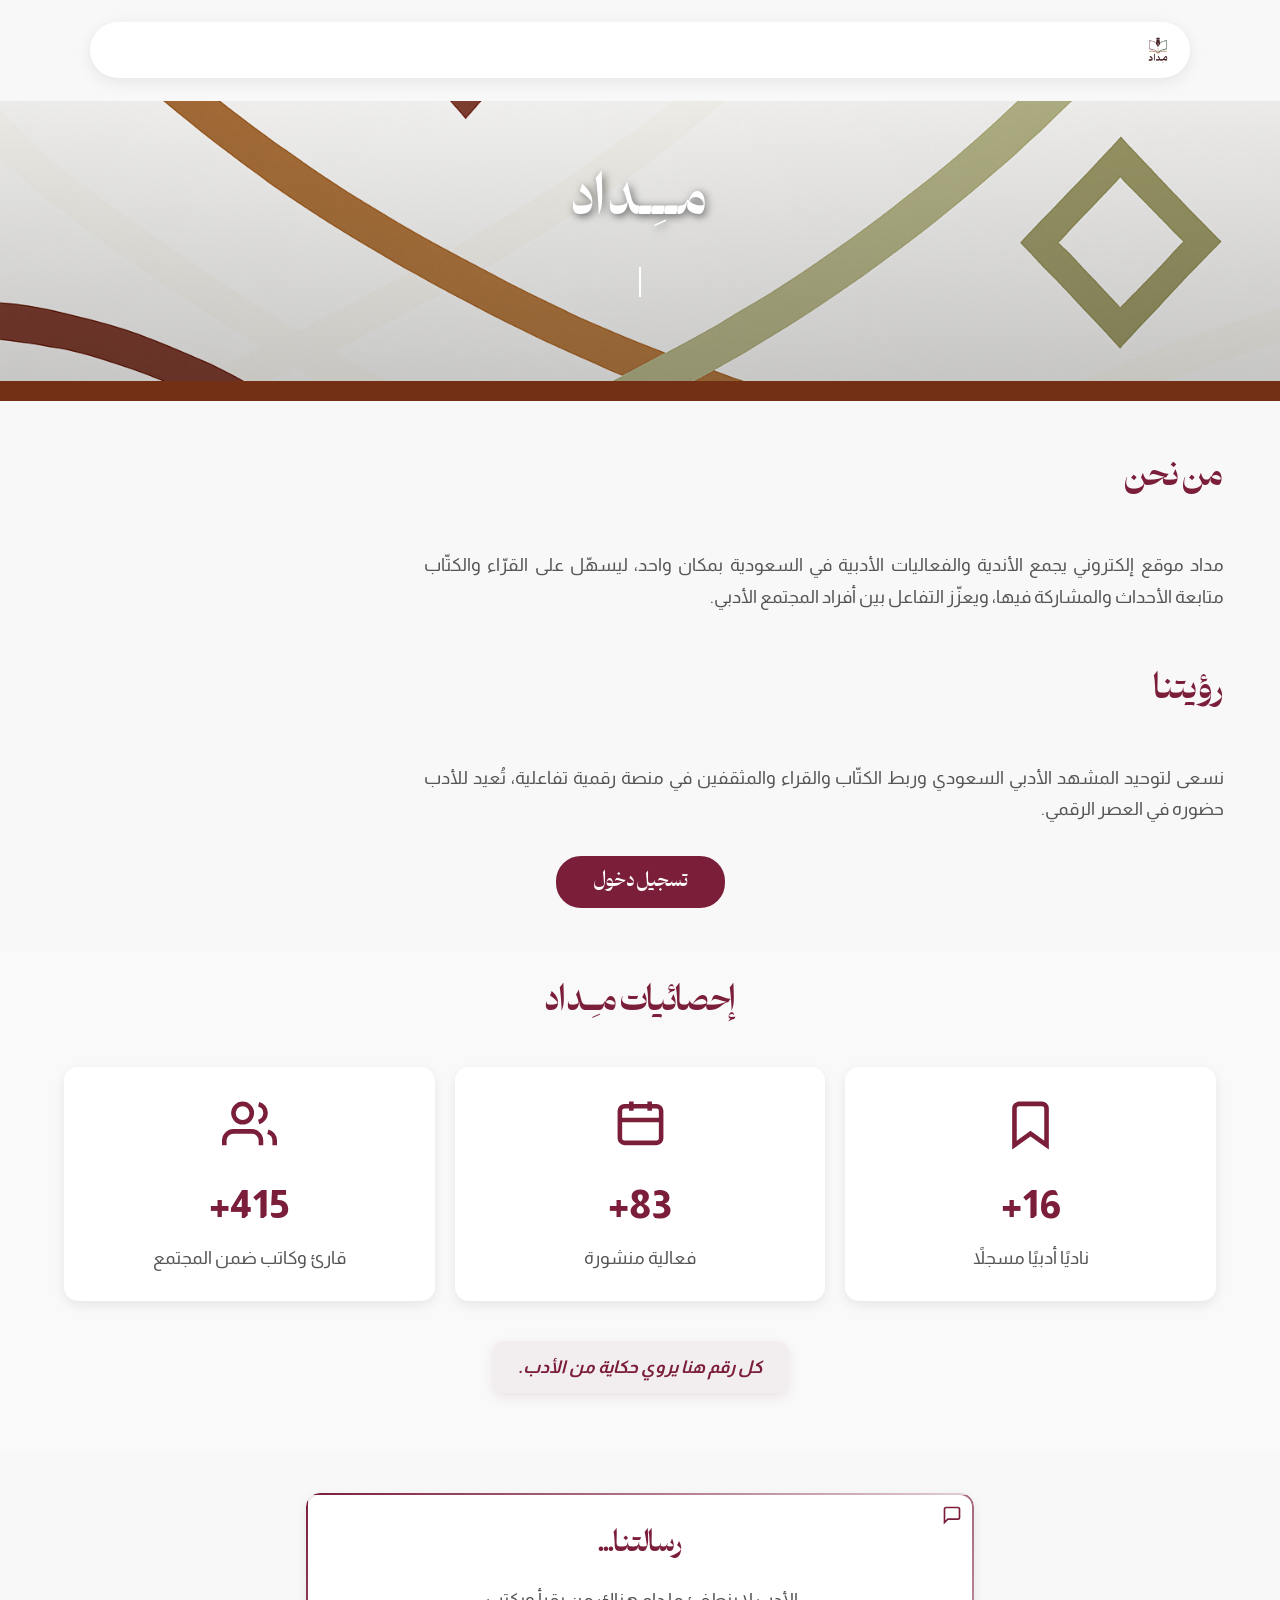
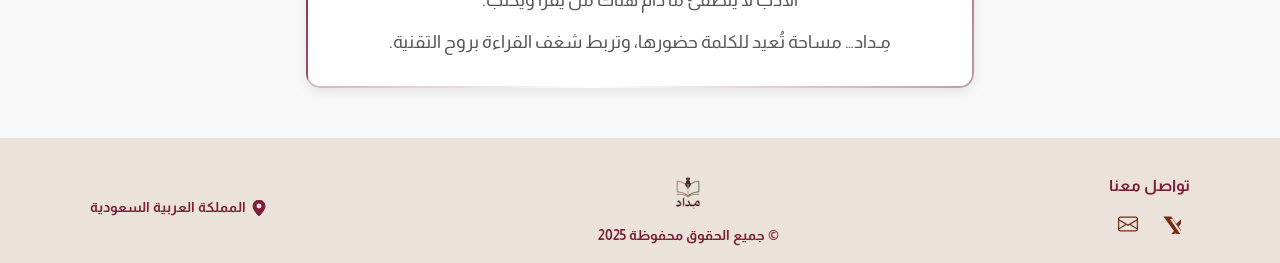
<file: phase4/SWPROJECT/index.html>
<!DOCTYPE html>
<html lang="ar" dir="rtl">
<head>
    <meta charset="UTF-8">
    <meta name="viewport" content="width=device-width, initial-scale=1.0">
    <title>مِـداد | Medad</title>
    <link href="https://fonts.googleapis.com/css2?family=Almarai:wght@300;400;700;800&display=swap" rel="stylesheet">
    <style>
        
        @font-face {
            font-family: 'Doran';
            src: url('font/Doran-Regular.woff2') format('woff2'),
                 url('font/Doran-Regular.woff') format('woff'),
                 url('font/Doran-Regular.ttf') format('truetype');
            font-weight: normal;
            font-style: normal;
            font-display: swap;
        }
        
        @font-face {
            font-family: 'Doran';
            src: url('font/Doran-Bold.woff2') format('woff2'),
                 url('font/Doran-Bold.woff') format('woff'),
                 url('font/Doran-Bold.ttf') format('truetype');
            font-weight: bold;
            font-style: normal;
            font-display: swap;
        }

        
        :root {
            --accent: #E8D1A7;
            --burgundy: #7B1E3A;
            --burgundy-light: rgba(123, 30, 58, 0.08);
            --burgundy-shimmer: rgba(123, 30, 58, 0.1);
            --text-dark: #2D2D2D;
            --text-light: #555555;
            --background: #FFFFFF;
            --off-white: #F9F9F9;
            --shadow: 0 4px 12px rgba(0, 0, 0, 0.08);
            --shadow-hover: 0 6px 18px rgba(123, 30, 58, 0.15);
            --brown: #8B4513;
        }

      
        .main-header{
          background: transparent;
          padding: 12px 0;
          margin-top: 10px;
          margin-bottom: 10px;
          border-bottom: 1px solid transparent;
        }

      
        .header-shell{
          width: min(1100px, calc(100% - 24px));
          margin: 0 auto;
          display: grid;
          grid-template-columns: 1fr auto 1fr;
          align-items: center;
          gap: 10px;
          background: #fff;
          border-radius: 999px;
          padding: 8px 12px;
          box-shadow: 0 4px 16px rgba(0,0,0,0.08);
        }

        .header-center {
          justify-self: start;
          display: flex;
          align-items: center;
          gap: 8px;
        }
        .brand-image {
          width: 40px;
          height: 40px;
          object-fit: contain;
          background: transparent;
          display: inline-block;
        }

     
        @media (max-width: 600px){
          .header-shell{ 
            grid-template-columns: 1fr auto; 
            padding: 6px 10px;
          }
          .header-center{ 
            order:-1; 
            grid-column: 1 / -1; 
            justify-content:center; 
          }
          .header-start{ min-width: 0; }
          .brand-image {
            width: 35px;
            height: 35px;
          }
        }

        .hero-content h1 {
            font-family: 'Doran', 'Arial', sans-serif !important;
            font-weight: bold;
        }

        .pattern-line {
            width: 100%;
            height: 20px;
            background-color:#743014;
            position: relative;
            overflow: hidden;
            margin-top: 0;
            display: flex;
            align-items: center;
            border: none;
        }

        @keyframes scrollText {
            0% {
                transform: translateX(100%);
            }
            100% {
                transform: translateX(-100%);
            }
        }

        .typing-container {
            height: 50px;
            display: flex;
            align-items: center;
            justify-content: center;
            margin: 15px 0;
            position: relative;
        }

        
        .typing-effect {
            font-family: 'Doran', 'Arial', sans-serif;
            font-weight: normal;
            font-size: 1.2rem;
            overflow: hidden;
            border-left: 2px solid white;
            white-space: nowrap;
            margin: 0 auto;
            text-shadow: 1px 1px 2px rgba(0, 0, 0, 0.5);
            animation: 
                typing 10s steps(60, end) infinite,
                blink-caret 0.8s step-end infinite;
            width: 0;
            direction: rtl;
            text-align: right;
        }

        @keyframes typing {
            0% { 
                width: 0; 
            }
            40% { 
                width: 100%; 
            }
            80% { 
                width: 100%; 
            }
            100% { 
                width: 0; 
            }
        }

        @keyframes blink-caret {
            from, to { border-color: transparent }
            50% { border-color: white }
        }

        .hero-content p {
            font-family: 'Doran', 'Arial', sans-serif;
            font-weight: normal;
        }
        
        * {
            margin: 0;
            padding: 0;
            box-sizing: border-box;
            font-family: 'Almarai', 'Arial', sans-serif;
        }
        
        body {
            background-color: #f8f8f8;
            color: #333;
            line-height: 1.6;
            overflow-x: hidden;
        }
        
        .container {
            max-width: 1200px;
            margin: 0 auto;
            padding: 0 16px;
        }
        
        section {
            padding: 50px 0;
        }
        
        h1, h2, h3 {
            color: var(--text-dark);
            margin-bottom: 16px;
        }
        
        h1 {
            font-size: 2rem;
            text-align: center;
        }
        
        h2 {
            font-size: 1.7rem;
            text-align: center;
            margin-bottom: 32px;
            position: relative;
        }
        
        .hero {
            background: linear-gradient(rgba(0, 0, 0, 0.05), rgba(0, 0, 0, 0.2)), 
                        url('image/BACKGROUND.png') center/cover no-repeat;
            height: 280px;
            display: flex;
            align-items: center;
            justify-content: center;
            text-align: center;
            color: white;
            margin-bottom: 0;
            padding: 0 16px;
        }
        
        .hero-content h1 {
            color: white;
            font-size: 3.2rem;
            text-shadow: 2px 2px 8px rgba(0, 0, 0, 0.6);
            font-family: 'Doran', 'Arial', sans-serif;
            font-weight: bold;
            margin-bottom: 8px;
            letter-spacing: 2px;
        }
        
        .hero-content p {
            font-size: 1.2rem;
            text-shadow: 1px 1px 2px rgba(0, 0, 0, 0.5);
        }
        
        /* قسم من نحن  */
        .about-section {
            max-width: 1200px;
            margin: 50px auto;
            padding: 0 16px;
            text-align: right;
        }

        .about-header {
            margin-bottom: 24px;
            position: relative;
            display: inline-block;
        }

        .about-title {
            font-family: 'Doran', 'Arial', sans-serif;
            font-size: 2rem;
            color: var(--burgundy);
            margin-bottom: 8px;
            position: relative;
        }

        .animated-line {
            height: 3px;
            width: 0;
            background: var(--burgundy);
            position: absolute;
            bottom: -5px;
            right: 0;
            animation: expandLine 2s ease-in-out infinite;
        }

        @keyframes expandLine {
            0% {
                width: 0;
            }
            50% {
                width: 100%;
            }
            100% {
                width: 0;
            }
        }

        .about-content {
            font-family: 'Almarai', 'Arial', sans-serif;
            font-size: 1.1rem;
            line-height: 1.8;
            color: var(--text-light);
            text-align: justify;
            max-width: 800px;
            margin-top: 16px;
            font-weight: 400;
        }

        /* قسم رؤيتنا  */
        .vision-section {
            max-width: 1200px;
            margin: 50px auto 30px auto;
            padding: 0 16px;
            text-align: right;
        }

        .vision-header {
            margin-bottom: 24px;
            position: relative;
            display: inline-block;
        }

        .vision-title {
            font-family: 'Doran', 'Arial', sans-serif;
            font-size: 2rem;
            color: var(--burgundy);
            margin-bottom: 8px;
            position: relative;
        }

        .vision-line {
            height: 3px;
            width: 0;
            background: var(--burgundy);
            position: absolute;
            bottom: -5px;
            right: 0;
            animation: expandLine 2s ease-in-out infinite;
        }

        .vision-content {
            font-family: 'Almarai', 'Arial', sans-serif;
            font-size: 1.1rem;
            line-height: 1.8;
            color: var(--text-light);
            text-align: justify;
            max-width: 800px;
            margin-top: 16px;
            font-weight: 400;
        }

        
        .login-button-container {
            text-align: center;
            margin-top: 30px;
        }

        .login-button {
            font-family: 'Doran', 'Arial', sans-serif;
            font-weight: bold;
            font-size: 1.1rem;
            background-color: var(--burgundy);
            color: white;
            border: 2px solid var(--burgundy);
            border-radius: 25px;
            padding: 10px 35px;
            cursor: pointer;
            transition: all 0.3s ease;
            position: relative;
            overflow: hidden;
            text-decoration: none;
            display: inline-block;
        }

        .login-button:hover {
            background-color: white;
            color: var(--burgundy);
            box-shadow: 0 4px 12px rgba(123, 30, 58, 0.2);
            transform: translateY(-2px);
        }

        .login-button:active {
            transform: translateY(0);
        }

        /* قسم الإحصائيات التفاعلي */
        .stats-section {
            background-color: var(--off-white);
            padding: 30px 0 60px 0;
        }

        .stats-container {
            max-width: 1200px;
            margin: 0 auto;
            padding: 0 24px;
        }

        .stats-title {
            font-family: 'Doran', 'Arial', sans-serif;
            font-size: 2rem;
            color: var(--burgundy);
            text-align: center;
            margin-bottom: 40px;
        }

        .stats-grid {
            display: grid;
            grid-template-columns: repeat(auto-fit, minmax(250px, 1fr));
            gap: 20px;
            margin-top: 30px;
        }

        .stat-card {
            background: white;
            border-radius: 14px;
            padding: 30px 20px;
            text-align: center;
            box-shadow: var(--shadow);
            transition: all 0.3s ease;
            position: relative;
            overflow: hidden;
            cursor: pointer;
            display: flex;
            flex-direction: column;
            align-items: center;
            justify-content: center;
            min-height: 220px;
        }

        .stat-card::before {
            content: '';
            position: absolute;
            top: 0;
            right: -100%;
            width: 100%;
            height: 100%;
            background: linear-gradient(90deg, transparent, var(--burgundy-shimmer), transparent);
            transition: right 0.7s ease;
        }

        .stat-card:hover {
            transform: translateY(-6px);
            box-shadow: var(--shadow-hover);
        }

        .stat-card:hover::before {
            right: 100%;
        }

        .stat-icon {
            width: 55px;
            height: 55px;
            margin: 0 auto 20px;
            color: var(--burgundy);
        }

        .stat-number {
            font-size: 2.5rem;
            font-weight: 800;
            color: var(--burgundy);
            margin-bottom: 10px;
            font-family: 'Almarai', 'Arial', sans-serif;
        }

        .stat-text {
            font-size: 1.1rem;
            color: var(--text-light);
            font-family: 'Almarai', 'Arial', sans-serif;
            line-height: 1.4;
        }

        .stats-caption {
            text-align: center;
            margin-top: 40px;
            font-style: italic;
            color: var(--burgundy);
            font-family: 'Almarai', 'Arial', sans-serif;
            font-size: 1.1rem;
            font-weight: 600;
            padding: 12px 25px;
            background: rgba(123, 30, 58, 0.05);
            border-radius: 10px;
            display: inline-block;
            animation: burgundyGlow 2s ease-in-out infinite alternate;
            box-shadow: 0 4px 12px rgba(123, 30, 58, 0.1);
        }

        @keyframes burgundyGlow {
            from {
                box-shadow: 0 4px 12px rgba(123, 30, 58, 0.1);
                background: rgba(123, 30, 58, 0.05);
            }
            to {
                box-shadow: 0 6px 16px rgba(123, 30, 58, 0.2), 0 0 16px rgba(123, 30, 58, 0.15);
                background: rgba(123, 30, 58, 0.08);
            }
        }

        .caption-container {
            text-align: center;
            width: 100%;
        }

        .message-section {
            max-width: 700px;
            margin: 40px auto;
            padding: 0 16px;
        }

        .message-container {
            background: white;
            border-radius: 14px;
            padding: 30px 25px;
            position: relative;
            box-shadow: var(--shadow);
            overflow: hidden;
        }

        .message-container::before {
            content: '';
            position: absolute;
            top: 0;
            left: 0;
            right: 0;
            bottom: 0;
            border: 2px solid transparent;
            border-radius: 14px;
            background: linear-gradient(45deg, var(--burgundy), transparent, var(--burgundy), transparent, var(--burgundy));
            background-size: 400% 400%;
            animation: borderAnimation 3s linear infinite;
            z-index: 1;
            pointer-events: none;
        }

        @keyframes borderAnimation {
            0% {
                background-position: 0% 50%;
            }
            50% {
                background-position: 100% 50%;
            }
            100% {
                background-position: 0% 50%;
            }
        }

        .message-container::after {
            content: '';
            position: absolute;
            top: 2px;
            left: 2px;
            right: 2px;
            bottom: 2px;
            background: white;
            border-radius: 12px;
            z-index: 1;
            pointer-events: none;
        }

        .message-content {
            position: relative;
            z-index: 2;
            text-align: center;
        }

        .message-icon {
            position: absolute;
            top: 12px;
            right: 12px;
            width: 20px;
            height: 20px;
            color: var(--burgundy);
            z-index: 3;
        }

        .message-title {
            font-family: 'Doran', 'Arial', sans-serif;
            font-size: 1.7rem;
            color: var(--burgundy);
            margin: 0 0 20px 0;
            text-align: center;
        }

        .message-text {
            font-family: 'Almarai', 'Arial', sans-serif;
            font-size: 1.1rem;
            line-height: 1.7;
            color: var(--text-light);
        }

        .message-text p {
            margin-bottom: 12px;
        }

        .message-text p:last-child {
            margin-bottom: 0;
        }
        
        @media (max-width: 768px) {
            .hero-content h1 {
                font-size: 2.5rem;
            }
            
            h2 {
                font-size: 1.5rem;
            }
            
            .pattern-text {
                font-size: 0.8rem;
            }
            
            .pattern-line {
                height: 18px;
            }
            
            .typing-effect {
                font-size: 1rem;
            }
            
            .typing-container {
                height: 45px;
            }
            
            .hero {
                height: 220px;
            }
            
            .stats-grid {
                grid-template-columns: 1fr;
                gap: 16px;
            }
            
            .stats-container {
                padding: 0 16px;
            }
            
            .stat-card {
                padding: 25px 16px;
                min-height: 180px;
            }
            
            .message-container {
                padding: 25px 20px;
            }
            
            .message-title {
                font-size: 1.5rem;
            }
            
            .message-icon {
                width: 18px;
                height: 18px;
                top: 10px;
                right: 10px;
            }
            
            .message-text {
                font-size: 1rem;
            }
            
            .main-header {
                padding: 0 8px;
            }
            
            .about-content,
            .vision-content {
                font-size: 1rem;
            }
            
            .stats-caption {
                font-size: 1rem;
                padding: 10px 18px;
            }

            section {
                padding: 40px 0;
            }
        }

        @media (max-width: 480px) {
            .hero-content h1 {
                font-size: 2rem;
                letter-spacing: 1px;
            }
            
            .typing-effect {
                font-size: 0.9rem;
            }
            
            .hero {
                height: 200px;
            }
            
            .stat-number {
                font-size: 2rem;
            }
            
            .stat-text {
                font-size: 1rem;
            }
            
            .message-container {
                padding: 20px 16px;
            }
            
            .message-title {
                font-size: 1.4rem;
            }
            
            .message-text {
                font-size: 0.95rem;
            }

            .about-title,
            .vision-title,
            .stats-title {
                font-size: 1.7rem;
            }

            section {
                padding: 30px 0;
            }

            .about-section,
            .vision-section {
                margin: 30px auto;
            }
        }

        @media (max-width: 360px) {
            .hero-content h1 {
                font-size: 1.8rem;
            }
            
            .typing-effect {
                font-size: 0.85rem;
            }
            
            .hero {
                height: 180px;
            }
            
            .login-button {
                padding: 8px 25px;
                font-size: 1rem;
            }
        }

        @media (prefers-reduced-motion: reduce) {
            .stat-card::before {
                display: none;
            }
            
            .stat-card:hover {
                transform: none;
            }
            
            .typing-effect {
                animation: none;
                width: 100%;
                border-left: none;
            }
            
            .animated-line,
            .vision-line {
                animation: none;
                width: 100%;
            }
            
            .stats-caption {
                animation: none;
            }
            
            .message-container::before {
                animation: none;
                background: var(--burgundy);
            }
        }



        /*  Footer */
        /* Footer styles */
        .main-footer {
            background-color: #ebe2db;
            width: 100%;
            padding: 30px 16px 16px;
            color: var(--burgundy);
            margin-top: 50px;
        }

        .footer-container {
            display: flex;
            justify-content: space-between;
            align-items: center;
            flex-wrap: wrap;
            gap: 16px;
            max-width: 1100px;
            margin: 0 auto;
        }

        .footer-left, .footer-center, .footer-right {
            display: flex;
            flex-direction: column;
            align-items: center;
            text-align: center;
        }

        .footer-left h3 {
            color: var(--burgundy);
            margin-bottom: 8px;
            font-size: 1rem;
        }

        .footer-icons {
            display: flex;
            gap: 8px;
            justify-content: center;
        }

        .icon-box {
            width: 35px;
            height: 35px;
            color: #743014;
            border-radius: 6px;
            display: flex;
            align-items: center;
            justify-content: center;
            transition: all 0.2s ease;
        }

        .icon-box:hover {
            background-color: #E8D1A7;
            color: #743014;
        }

        .footer-center img.footer-logo {
            width: 50px;
            height: 50px;
            object-fit: contain;
            margin-bottom: 6px;
        }

        .footer-center p {
            font-weight: 600;
            color: var(--burgundy);
            font-size: 0.9rem;
        }

        .footer-right {
            flex-direction: row;
            align-items: center;
            gap: 5px;
            color: var(--burgundy);
            font-weight: 600;
            font-size: 0.9rem;
        }

        .footer-right svg {
            width: 16px;
            height: 16px;
            stroke: var(--burgundy);
        }



        @media (max-width: 700px) {
          .footer-container {
            flex-direction: column;
            gap: 20px;
          }
          
          .footer-icons {
            gap: 6px;
          }
          
          .icon-box {
            width: 32px;
            height: 32px;
          }
        }

    </style>
</head>
<body>
 <header class="main-header">
  <div class="header-shell">   

    <div class="header-center">
      <img class="brand-image" src="image/LOGO SW.png" alt="Medad Logo">
    </div>

  </div>
</header>

    
    <section class="hero">
        <div class="hero-content">
            <h1>مــِـداد</h1>
            <div class="typing-container">
                <p class="typing-effect">اكتشف ، شارك  ،  وكن جزءًا  من المجتمع الأدبي السعودي</p>
            </div>
        </div>
    </section>
    
    <div class="pattern-line">
    </div>
    
    <!-- قسم من نحن  -->
    <section class="about-section">
        <div class="about-header">
            <h2 class="about-title">من نحن</h2>
            <div class="animated-line"></div>
        </div>
        
        <div class="about-content">
            <p>
                مداد موقع إلكتروني يجمع الأندية والفعاليات الأدبية في السعودية بمكان واحد،
                ليسهّل على القرّاء والكتّاب متابعة الأحداث والمشاركة فيها، ويعزّز التفاعل بين أفراد المجتمع الأدبي.
            </p>
        </div>
    </section>

    <!-- قسم رؤيتنا  -->
    <section class="vision-section">
        <div class="vision-header">
            <h2 class="vision-title">رؤيتنا</h2>
            <div class="vision-line"></div>
        </div>
        
        <div class="vision-content">
            <p>نسعى لتوحيد المشهد الأدبي السعودي وربط الكتّاب والقراء والمثقفين في منصة رقمية تفاعلية، تُعيد للأدب حضوره في العصر الرقمي.</p>
        </div>
        
       
       <div class="login-button-container">
    <a href="SignUp.php" class="login-button">تسجيل دخول</a>
        </div>
    </section>

    <!-- إحصائيات مِداد التفاعلية -->
    <section class="stats-section">
        <div class="stats-container">
            <h2 class="stats-title">إحصائيات مـِـداد</h2>
            <div class="stats-grid">
                <!-- النوادي -->
                <div class="stat-card">
                    <svg class="stat-icon" viewBox="0 0 24 24" fill="none" stroke="currentColor" stroke-width="2">
                        <path d="M19 21l-7-5-7 5V5a2 2 0 0 1 2-2h10a2 2 0 0 1 2 2z"/>
                    </svg>
                    <div class="stat-number" data-target="20">0</div>
                    <div class="stat-text">ناديًا أدبيًا مسجلاً</div>
                </div>

                <!-- الفعاليات -->
                <div class="stat-card">
                    <svg class="stat-icon" viewBox="0 0 24 24" fill="none" stroke="currentColor" stroke-width="2">
                        <rect x="3" y="4" width="18" height="16" rx="2"/>
                        <line x1="3" y1="10" x2="21" y2="10"/>
                        <line x1="8" y1="2" x2="8" y2="6"/>
                        <line x1="16" y1="2" x2="16" y2="6"/>
                    </svg>
                    <div class="stat-number" data-target="100">0</div>
                    <div class="stat-text">فعالية منشورة</div>
                </div>

                <!-- المجتمع -->
                <div class="stat-card">
                    <svg class="stat-icon" viewBox="0 0 24 24" fill="none" stroke="currentColor" stroke-width="2">
                        <path d="M17 21v-2a4 4 0 0 0-4-4H5a4 4 0 0 0-4 4v2"/>
                        <circle cx="9" cy="7" r="4"/>
                        <path d="M23 21v-2a4 4 0 0 0-3-3.87"/>
                        <path d="M16 3.13a4 4 0 0 1 0 7.75"/>
                    </svg>
                    <div class="stat-number" data-target="500">0</div>
                    <div class="stat-text">قارئ وكاتب ضمن المجتمع</div>
                </div>
            </div>
            <div class="caption-container">
                <p class="stats-caption">كل رقم هنا يروي حكاية من الأدب.</p>
            </div>
        </div>
    </section>

    <!--قسم رسالتنااً -->
    <section class="message-section">
        <div class="message-container">
            <svg class="message-icon" viewBox="0 0 24 24" fill="none" stroke="currentColor" stroke-width="2">
                <path d="M21 15a2 2 0 0 1-2 2H7l-4 4V5a2 2 0 0 1 2-2h14a2 2 0 0 1 2 2z"/>
            </svg>
            <div class="message-content">
                <h3 class="message-title">رسالتنا...</h3>
                <div class="message-text">
                    <p>الأدب لا ينطفئ ما دام هناك من يقرأ ويكتب.</p>
                    <p>مِـداد… مساحة تُعيد للكلمة حضورها، وتربط شغف القراءة بروح التقنية.</p>
                </div>
            </div>
        </div>
    </section>




  <!-- ====== Footer ====== -->
<footer class="main-footer">
  <div class="footer-container">
    <div class="footer-left">
      <h3>تواصل معنا</h3>
      <div class="footer-icons">
        <a href="https://x.com/MedadKsu" class="icon-box" title="X">
          <svg xmlns="http://www.w3.org/2000/svg" width="20" height="20" fill="currentColor" viewBox="0 0 16 16">
            <path d="M18.244 2H21L14.126 10.088 22 22h-5.905l-4.67-6.726L6.08 22H3l7.31-8.433L2 2h6.08l4.132 5.897L18.244 2zM7.118 4l9.764 13.997h1.999L9.12 4H7.118z"/>
          </svg>
        </a>
        <a href="mailto:MedadKsu@gmail.com" class="icon-box" title="Email">
          <svg xmlns="http://www.w3.org/2000/svg" width="20" height="20" fill="currentColor" viewBox="0 0 16 16">
            <path d="M0 4a2 2 0 0 1 2-2h12a2 2 0 0 1 2 2v8a2 2 0 0 1-2 2H2a2 2 0 0 1-2-2V4Zm2-1a1 1 0 0 0-1 1v.217l7 4.2 7-4.2V4a1 1 0 0 0-1-1H2Zm13 2.383-4.708 2.825L15 11.105V5.383Zm-.034 6.876-5.64-3.471L8 9.583l-1.326-.795-5.64 3.47A1 1 0 0 0 2 13h12a1 1 0 0 0 .966-.741ZM1 11.105l4.708-2.897L1 5.383v5.722Z"/>
          </svg>
        </a>
      </div>
    </div>

    <div class="footer-center">
      <img src="image/LOGO SW.png" alt="شعار مداد" class="footer-logo">
      <p>© جميع الحقوق محفوظة 2025</p>
    </div>

    <div class="footer-right">
      <svg xmlns="http://www.w3.org/2000/svg" width="16" height="16" fill="currentColor" viewBox="0 0 16 16">
        <path d="M8 16s6-5.686 6-10A6 6 0 0 0 2 6c0 4.314 6 10 6 10zm0-7a3 3 0 1 1 0-6 3 3 0 0 1 0 6z"/>
      </svg>
      <span>المملكة العربية السعودية</span>
    </div>
  </div>
</footer>

<script>
    function animateNumbers() {
        const statNumbers = document.querySelectorAll('.stat-number');
        
        statNumbers.forEach(stat => {
            const target = parseInt(stat.getAttribute('data-target'));
            const duration = 1500; // مدة الحركة بالمللي ثانية
            const step = target / (duration / 16); // 60 إطار في الثانية
            
            let current = 0;
            
            const timer = setInterval(() => {
                current += step;
                if (current >= target) {
                    current = target;
                    clearInterval(timer);
                }
                stat.textContent = Math.floor(current) + '+';
            }, 16);
        });
    }
    
    window.addEventListener('load', animateNumbers);
    
    document.querySelectorAll('.stat-card').forEach(card => {
        card.addEventListener('mouseenter', function() {

            const statNumber = this.querySelector('.stat-number');
            const target = parseInt(statNumber.getAttribute('data-target'));
            statNumber.textContent = '0+';
            
            setTimeout(() => {
                let current = 0;
                const duration = 1000;
                const step = target / (duration / 16);
                
                const timer = setInterval(() => {
                    current += step;
                    if (current >= target) {
                        current = target;
                        clearInterval(timer);
                    }
                    statNumber.textContent = Math.floor(current) + '+';
                }, 16);
            }, 100);
        });
    });
</script>
</body>
</html>
</file>
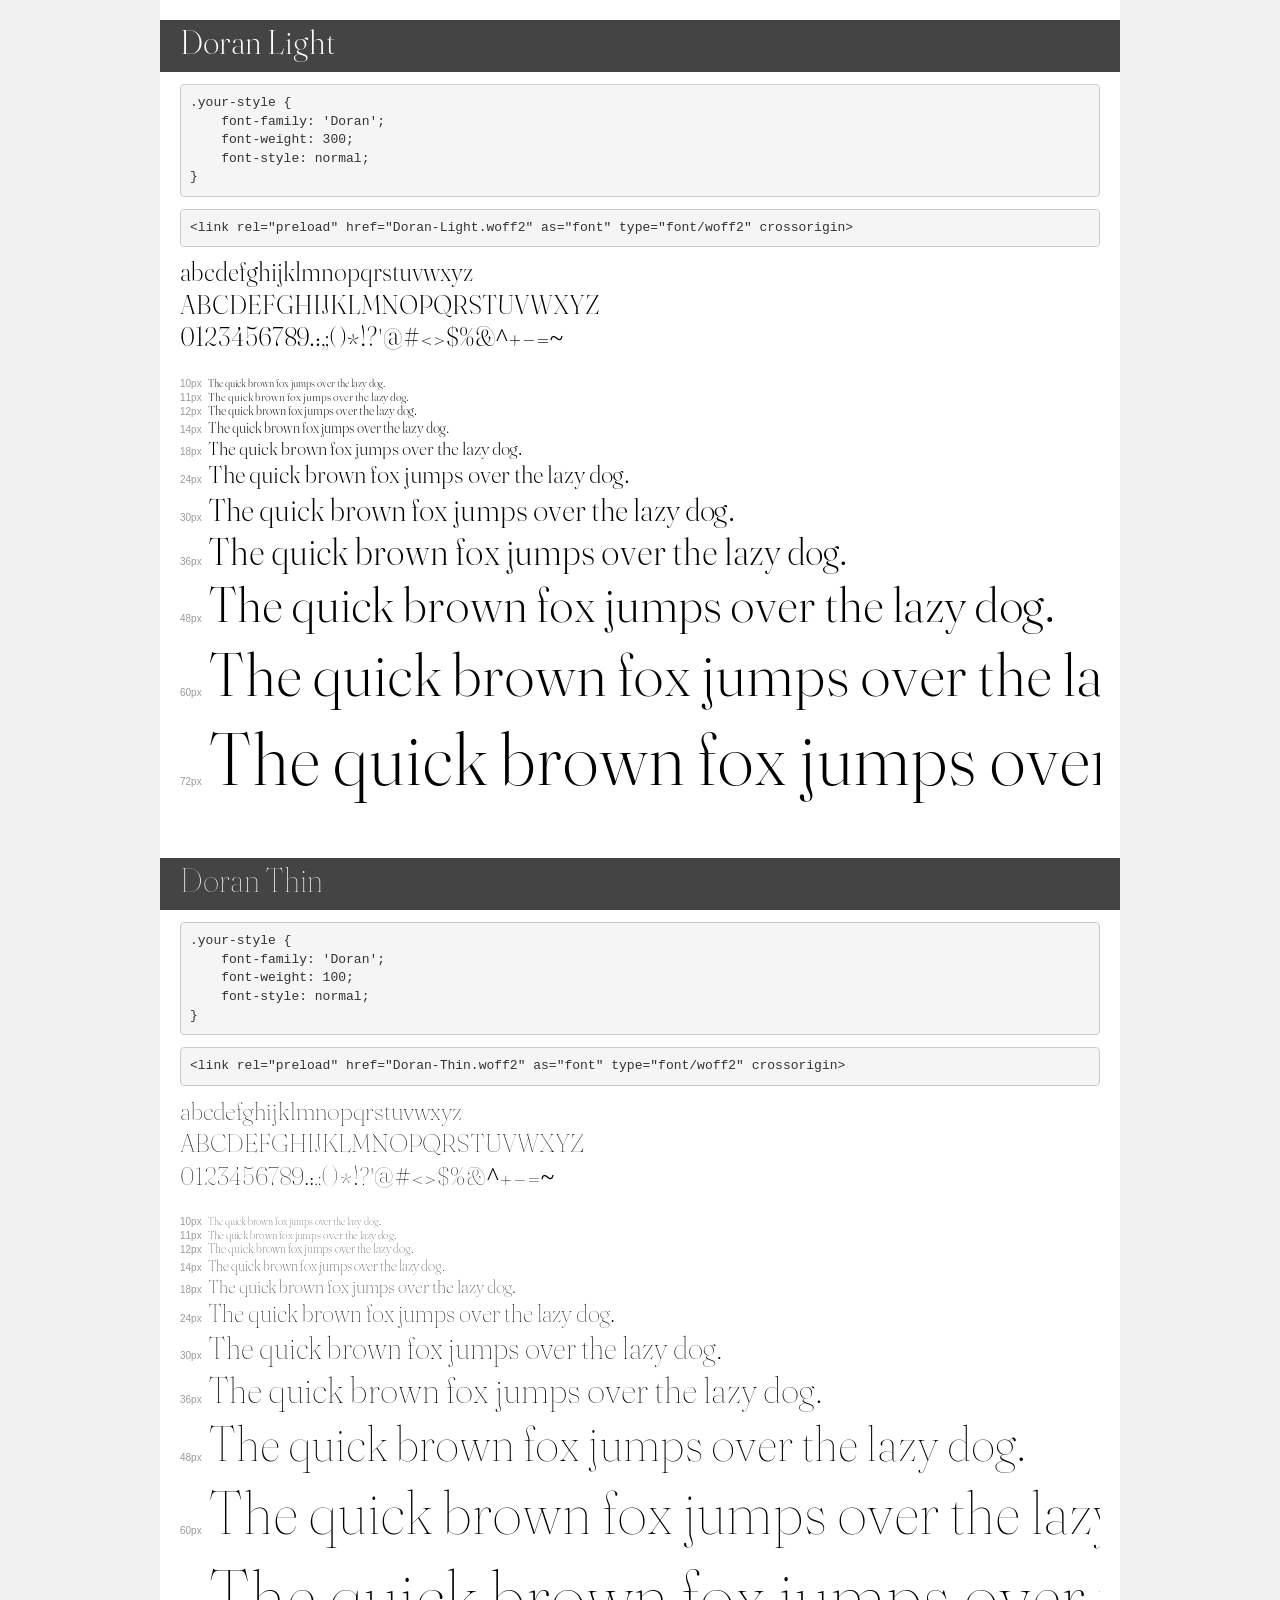
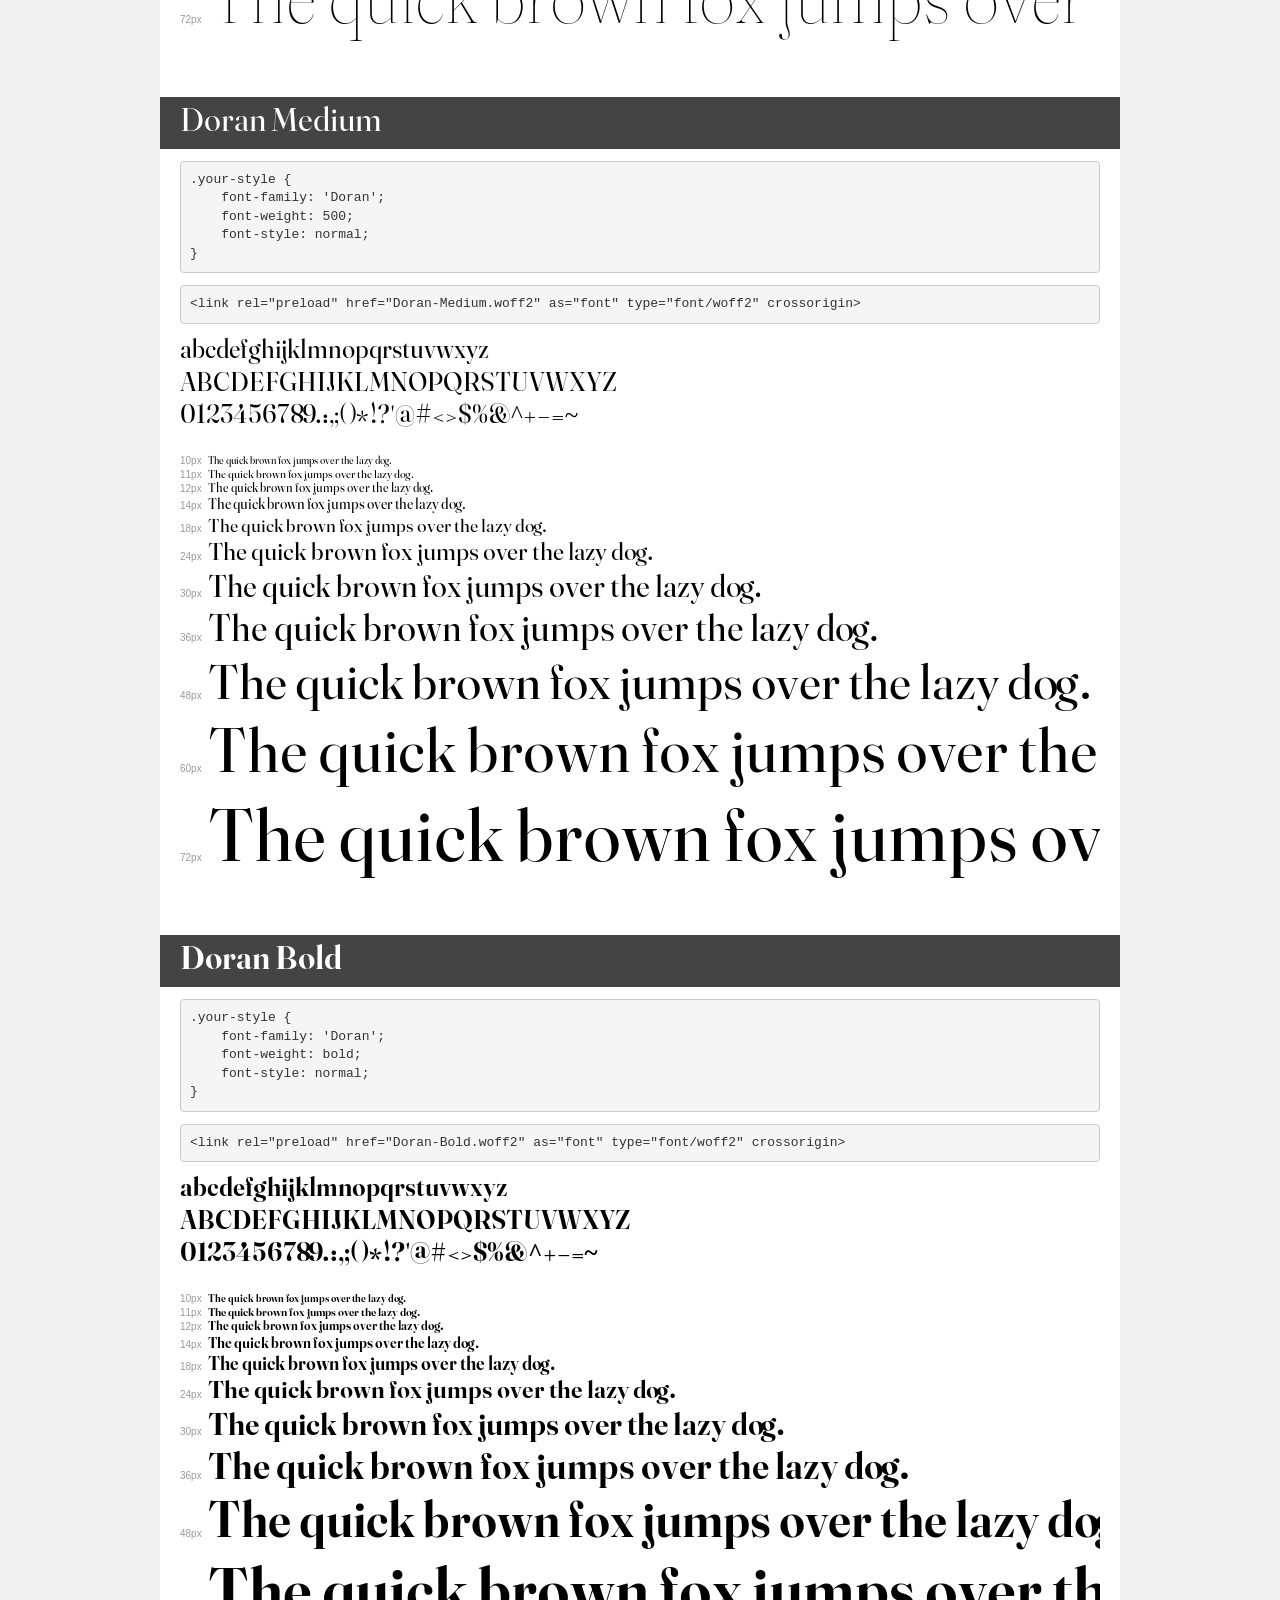
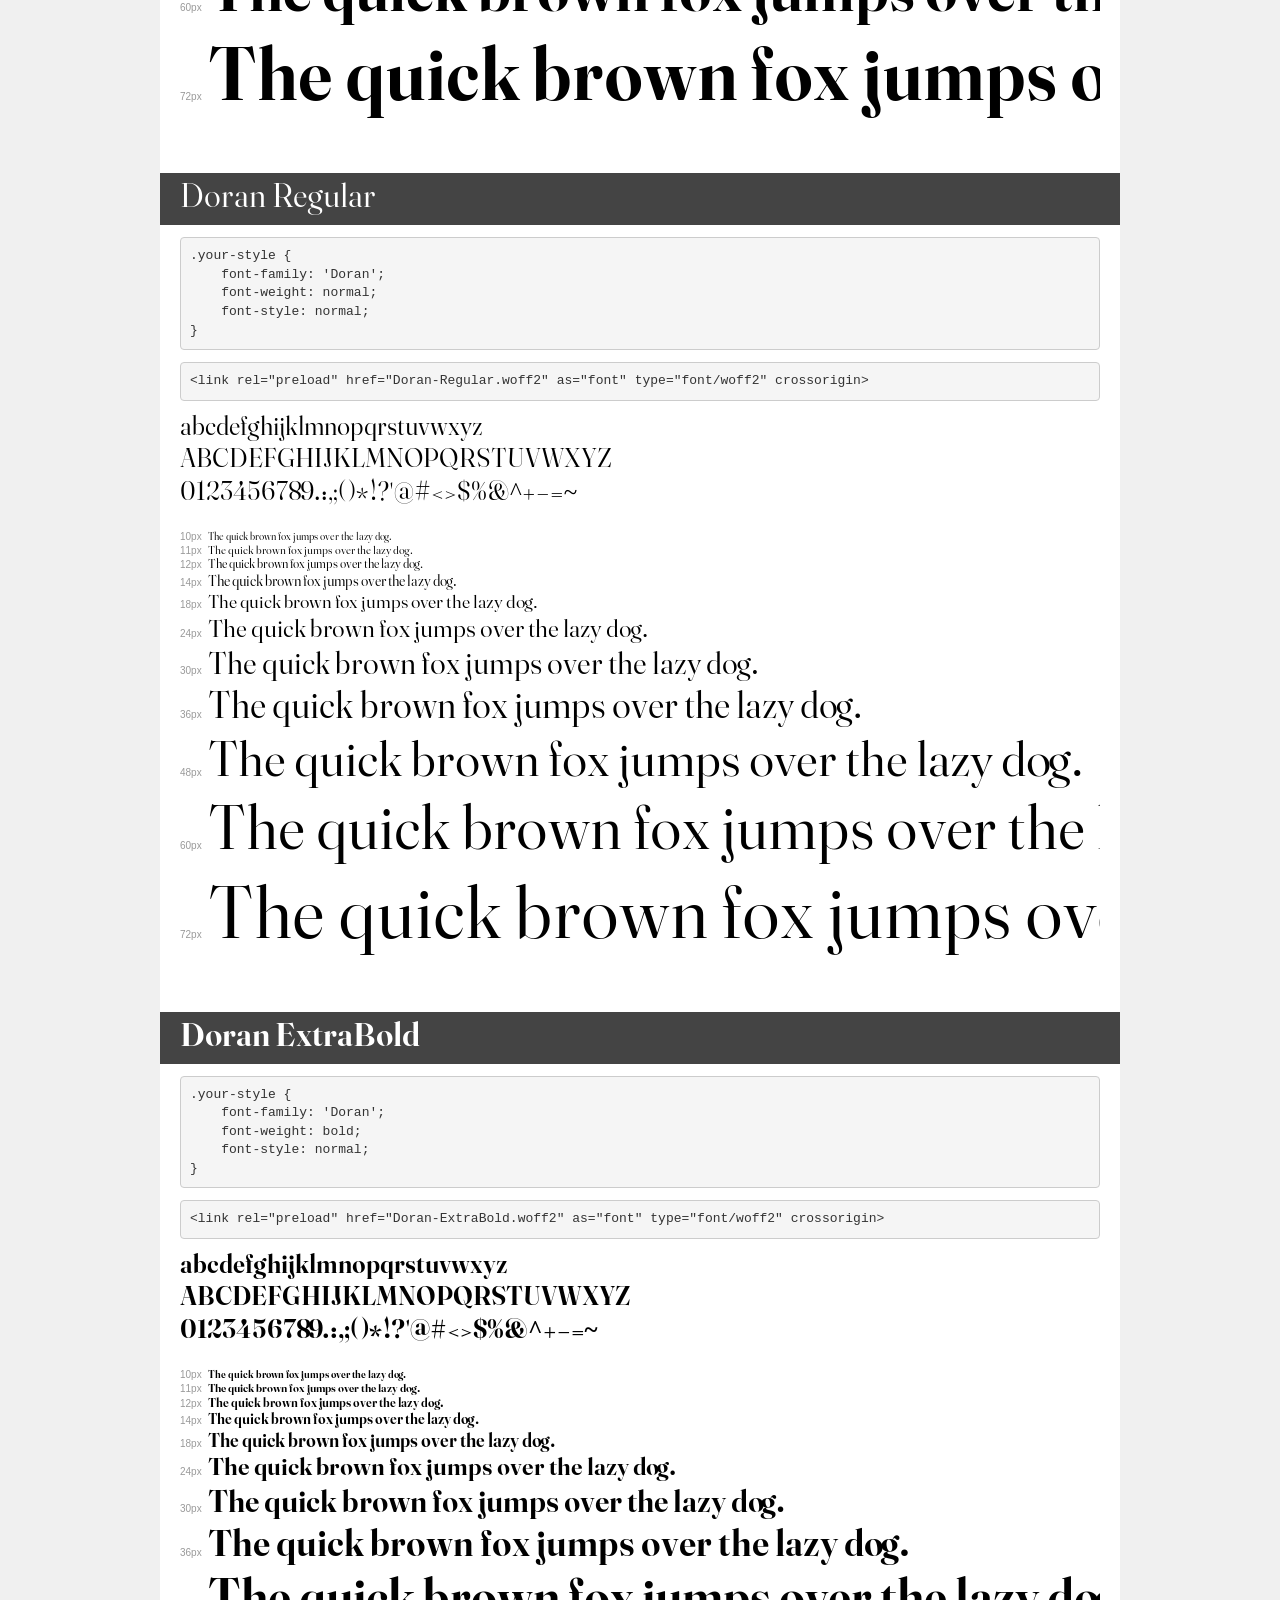
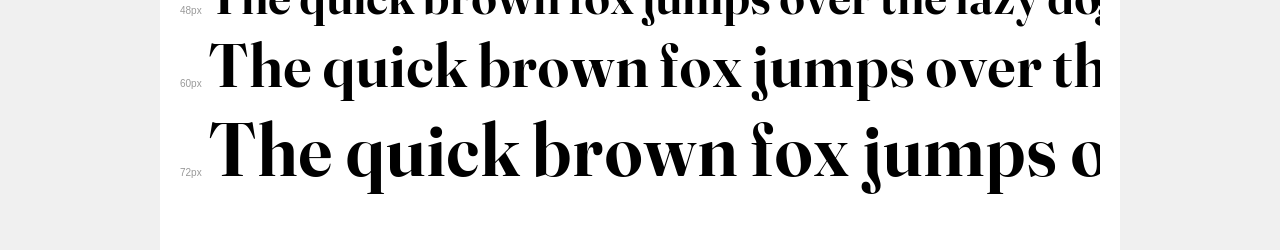
<file: phase4/SWPROJECT/font/demo.html>
<!DOCTYPE html>
<html lang="en">
<head>
    <meta charset="utf-8">
    <meta http-equiv="X-UA-Compatible" content="IE=edge">
    <meta name="viewport" content="width=device-width, initial-scale=1">
    <meta name="robots" content="noindex, noarchive">
    <meta name="format-detection" content="telephone=no">
    <title>Transfonter demo</title>
    <link href="stylesheet.css" rel="stylesheet">
    <style>
        /*
        http://meyerweb.com/eric/tools/css/reset/
        v2.0 | 20110126
        License: none (public domain)
        */
        html, body, div, span, applet, object, iframe,
        h1, h2, h3, h4, h5, h6, p, blockquote, pre,
        a, abbr, acronym, address, big, cite, code,
        del, dfn, em, img, ins, kbd, q, s, samp,
        small, strike, strong, sub, sup, tt, var,
        b, u, i, center,
        dl, dt, dd, ol, ul, li,
        fieldset, form, label, legend,
        table, caption, tbody, tfoot, thead, tr, th, td,
        article, aside, canvas, details, embed,
        figure, figcaption, footer, header, hgroup,
        menu, nav, output, ruby, section, summary,
        time, mark, audio, video {
            margin: 0;
            padding: 0;
            border: 0;
            font-size: 100%;
            font: inherit;
            vertical-align: baseline;
        }
        /* HTML5 display-role reset for older browsers */
        article, aside, details, figcaption, figure,
        footer, header, hgroup, menu, nav, section {
            display: block;
        }
        body {
            line-height: 1;
        }
        ol, ul {
            list-style: none;
        }
        blockquote, q {
            quotes: none;
        }
        blockquote:before, blockquote:after,
        q:before, q:after {
            content: '';
            content: none;
        }
        table {
            border-collapse: collapse;
            border-spacing: 0;
        }
        /* demo styles */
        body {
            background: #f0f0f0;
            color: #000;
        }
        .page {
            background: #fff;
            width: 920px;
            margin: 0 auto;
            padding: 20px 20px 0 20px;
            overflow: hidden;
        }
        .font-container {
            overflow-x: auto;
            overflow-y: hidden;
            margin-bottom: 40px;
            line-height: 1.3;
            white-space: nowrap;
            padding-bottom: 5px;
        }
        h1 {
            position: relative;
            background: #444;
            font-size: 32px;
            color: #fff;
            padding: 10px 20px;
            margin: 0 -20px 12px -20px;
        }
        .letters {
            font-size: 25px;
            margin-bottom: 20px;
        }
        .s10:before {
            content: '10px';
        }
        .s11:before {
            content: '11px';
        }
        .s12:before {
            content: '12px';
        }
        .s14:before {
            content: '14px';
        }
        .s18:before {
            content: '18px';
        }
        .s24:before {
            content: '24px';
        }
        .s30:before {
            content: '30px';
        }
        .s36:before {
            content: '36px';
        }
        .s48:before {
            content: '48px';
        }
        .s60:before {
            content: '60px';
        }
        .s72:before {
            content: '72px';
        }
        .s10:before, .s11:before, .s12:before, .s14:before,
        .s18:before, .s24:before, .s30:before, .s36:before,
        .s48:before, .s60:before, .s72:before {
            font-family: Arial, sans-serif;
            font-size: 10px;
            font-weight: normal;
            font-style: normal;
            color: #999;
            padding-right: 6px;
        }
        pre {
            display: block;
            padding: 9px;
            margin: 0 0 12px;
            font-family: Monaco, Menlo, Consolas, "Courier New", monospace;
            font-size: 13px;
            line-height: 1.428571429;
            color: #333;
            font-weight: normal;
            font-style: normal;
            background-color: #f5f5f5;
            border: 1px solid #ccc;
            overflow-x: auto;
            border-radius: 4px;
        }
        /* responsive */
        @media (max-width: 959px) {
            .page {
                width: auto;
                margin: 0;
            }
        }
    </style>
</head>
<body>
<div class="page">
    <div class="demo">
        <h1 style="font-family: 'Doran'; font-weight: 300; font-style: normal;">Doran Light</h1>
        <pre title="Usage">.your-style {
    font-family: 'Doran';
    font-weight: 300;
    font-style: normal;
}</pre>
        <pre title="Preload (optional)">
&lt;link rel=&quot;preload&quot; href=&quot;Doran-Light.woff2&quot; as=&quot;font&quot; type=&quot;font/woff2&quot; crossorigin&gt;</pre>
        <div class="font-container" style="font-family: 'Doran'; font-weight: 300; font-style: normal;">
            <p class="letters">
                abcdefghijklmnopqrstuvwxyz<br>
ABCDEFGHIJKLMNOPQRSTUVWXYZ<br>
                0123456789.:,;()*!?'@#&lt;&gt;$%&^+-=~
            </p>
            <p class="s10" style="font-size: 10px;">The quick brown fox jumps over the lazy dog.</p>
            <p class="s11" style="font-size: 11px;">The quick brown fox jumps over the lazy dog.</p>
            <p class="s12" style="font-size: 12px;">The quick brown fox jumps over the lazy dog.</p>
            <p class="s14" style="font-size: 14px;">The quick brown fox jumps over the lazy dog.</p>
            <p class="s18" style="font-size: 18px;">The quick brown fox jumps over the lazy dog.</p>
            <p class="s24" style="font-size: 24px;">The quick brown fox jumps over the lazy dog.</p>
            <p class="s30" style="font-size: 30px;">The quick brown fox jumps over the lazy dog.</p>
            <p class="s36" style="font-size: 36px;">The quick brown fox jumps over the lazy dog.</p>
            <p class="s48" style="font-size: 48px;">The quick brown fox jumps over the lazy dog.</p>
            <p class="s60" style="font-size: 60px;">The quick brown fox jumps over the lazy dog.</p>
            <p class="s72" style="font-size: 72px;">The quick brown fox jumps over the lazy dog.</p>
        </div>
    </div>

    <div class="demo">
        <h1 style="font-family: 'Doran'; font-weight: 100; font-style: normal;">Doran Thin</h1>
        <pre title="Usage">.your-style {
    font-family: 'Doran';
    font-weight: 100;
    font-style: normal;
}</pre>
        <pre title="Preload (optional)">
&lt;link rel=&quot;preload&quot; href=&quot;Doran-Thin.woff2&quot; as=&quot;font&quot; type=&quot;font/woff2&quot; crossorigin&gt;</pre>
        <div class="font-container" style="font-family: 'Doran'; font-weight: 100; font-style: normal;">
            <p class="letters">
                abcdefghijklmnopqrstuvwxyz<br>
ABCDEFGHIJKLMNOPQRSTUVWXYZ<br>
                0123456789.:,;()*!?'@#&lt;&gt;$%&^+-=~
            </p>
            <p class="s10" style="font-size: 10px;">The quick brown fox jumps over the lazy dog.</p>
            <p class="s11" style="font-size: 11px;">The quick brown fox jumps over the lazy dog.</p>
            <p class="s12" style="font-size: 12px;">The quick brown fox jumps over the lazy dog.</p>
            <p class="s14" style="font-size: 14px;">The quick brown fox jumps over the lazy dog.</p>
            <p class="s18" style="font-size: 18px;">The quick brown fox jumps over the lazy dog.</p>
            <p class="s24" style="font-size: 24px;">The quick brown fox jumps over the lazy dog.</p>
            <p class="s30" style="font-size: 30px;">The quick brown fox jumps over the lazy dog.</p>
            <p class="s36" style="font-size: 36px;">The quick brown fox jumps over the lazy dog.</p>
            <p class="s48" style="font-size: 48px;">The quick brown fox jumps over the lazy dog.</p>
            <p class="s60" style="font-size: 60px;">The quick brown fox jumps over the lazy dog.</p>
            <p class="s72" style="font-size: 72px;">The quick brown fox jumps over the lazy dog.</p>
        </div>
    </div>

    <div class="demo">
        <h1 style="font-family: 'Doran'; font-weight: 500; font-style: normal;">Doran Medium</h1>
        <pre title="Usage">.your-style {
    font-family: 'Doran';
    font-weight: 500;
    font-style: normal;
}</pre>
        <pre title="Preload (optional)">
&lt;link rel=&quot;preload&quot; href=&quot;Doran-Medium.woff2&quot; as=&quot;font&quot; type=&quot;font/woff2&quot; crossorigin&gt;</pre>
        <div class="font-container" style="font-family: 'Doran'; font-weight: 500; font-style: normal;">
            <p class="letters">
                abcdefghijklmnopqrstuvwxyz<br>
ABCDEFGHIJKLMNOPQRSTUVWXYZ<br>
                0123456789.:,;()*!?'@#&lt;&gt;$%&^+-=~
            </p>
            <p class="s10" style="font-size: 10px;">The quick brown fox jumps over the lazy dog.</p>
            <p class="s11" style="font-size: 11px;">The quick brown fox jumps over the lazy dog.</p>
            <p class="s12" style="font-size: 12px;">The quick brown fox jumps over the lazy dog.</p>
            <p class="s14" style="font-size: 14px;">The quick brown fox jumps over the lazy dog.</p>
            <p class="s18" style="font-size: 18px;">The quick brown fox jumps over the lazy dog.</p>
            <p class="s24" style="font-size: 24px;">The quick brown fox jumps over the lazy dog.</p>
            <p class="s30" style="font-size: 30px;">The quick brown fox jumps over the lazy dog.</p>
            <p class="s36" style="font-size: 36px;">The quick brown fox jumps over the lazy dog.</p>
            <p class="s48" style="font-size: 48px;">The quick brown fox jumps over the lazy dog.</p>
            <p class="s60" style="font-size: 60px;">The quick brown fox jumps over the lazy dog.</p>
            <p class="s72" style="font-size: 72px;">The quick brown fox jumps over the lazy dog.</p>
        </div>
    </div>

    <div class="demo">
        <h1 style="font-family: 'Doran'; font-weight: bold; font-style: normal;">Doran Bold</h1>
        <pre title="Usage">.your-style {
    font-family: 'Doran';
    font-weight: bold;
    font-style: normal;
}</pre>
        <pre title="Preload (optional)">
&lt;link rel=&quot;preload&quot; href=&quot;Doran-Bold.woff2&quot; as=&quot;font&quot; type=&quot;font/woff2&quot; crossorigin&gt;</pre>
        <div class="font-container" style="font-family: 'Doran'; font-weight: bold; font-style: normal;">
            <p class="letters">
                abcdefghijklmnopqrstuvwxyz<br>
ABCDEFGHIJKLMNOPQRSTUVWXYZ<br>
                0123456789.:,;()*!?'@#&lt;&gt;$%&^+-=~
            </p>
            <p class="s10" style="font-size: 10px;">The quick brown fox jumps over the lazy dog.</p>
            <p class="s11" style="font-size: 11px;">The quick brown fox jumps over the lazy dog.</p>
            <p class="s12" style="font-size: 12px;">The quick brown fox jumps over the lazy dog.</p>
            <p class="s14" style="font-size: 14px;">The quick brown fox jumps over the lazy dog.</p>
            <p class="s18" style="font-size: 18px;">The quick brown fox jumps over the lazy dog.</p>
            <p class="s24" style="font-size: 24px;">The quick brown fox jumps over the lazy dog.</p>
            <p class="s30" style="font-size: 30px;">The quick brown fox jumps over the lazy dog.</p>
            <p class="s36" style="font-size: 36px;">The quick brown fox jumps over the lazy dog.</p>
            <p class="s48" style="font-size: 48px;">The quick brown fox jumps over the lazy dog.</p>
            <p class="s60" style="font-size: 60px;">The quick brown fox jumps over the lazy dog.</p>
            <p class="s72" style="font-size: 72px;">The quick brown fox jumps over the lazy dog.</p>
        </div>
    </div>

    <div class="demo">
        <h1 style="font-family: 'Doran'; font-weight: normal; font-style: normal;">Doran Regular</h1>
        <pre title="Usage">.your-style {
    font-family: 'Doran';
    font-weight: normal;
    font-style: normal;
}</pre>
        <pre title="Preload (optional)">
&lt;link rel=&quot;preload&quot; href=&quot;Doran-Regular.woff2&quot; as=&quot;font&quot; type=&quot;font/woff2&quot; crossorigin&gt;</pre>
        <div class="font-container" style="font-family: 'Doran'; font-weight: normal; font-style: normal;">
            <p class="letters">
                abcdefghijklmnopqrstuvwxyz<br>
ABCDEFGHIJKLMNOPQRSTUVWXYZ<br>
                0123456789.:,;()*!?'@#&lt;&gt;$%&^+-=~
            </p>
            <p class="s10" style="font-size: 10px;">The quick brown fox jumps over the lazy dog.</p>
            <p class="s11" style="font-size: 11px;">The quick brown fox jumps over the lazy dog.</p>
            <p class="s12" style="font-size: 12px;">The quick brown fox jumps over the lazy dog.</p>
            <p class="s14" style="font-size: 14px;">The quick brown fox jumps over the lazy dog.</p>
            <p class="s18" style="font-size: 18px;">The quick brown fox jumps over the lazy dog.</p>
            <p class="s24" style="font-size: 24px;">The quick brown fox jumps over the lazy dog.</p>
            <p class="s30" style="font-size: 30px;">The quick brown fox jumps over the lazy dog.</p>
            <p class="s36" style="font-size: 36px;">The quick brown fox jumps over the lazy dog.</p>
            <p class="s48" style="font-size: 48px;">The quick brown fox jumps over the lazy dog.</p>
            <p class="s60" style="font-size: 60px;">The quick brown fox jumps over the lazy dog.</p>
            <p class="s72" style="font-size: 72px;">The quick brown fox jumps over the lazy dog.</p>
        </div>
    </div>

    <div class="demo">
        <h1 style="font-family: 'Doran'; font-weight: bold; font-style: normal;">Doran ExtraBold</h1>
        <pre title="Usage">.your-style {
    font-family: 'Doran';
    font-weight: bold;
    font-style: normal;
}</pre>
        <pre title="Preload (optional)">
&lt;link rel=&quot;preload&quot; href=&quot;Doran-ExtraBold.woff2&quot; as=&quot;font&quot; type=&quot;font/woff2&quot; crossorigin&gt;</pre>
        <div class="font-container" style="font-family: 'Doran'; font-weight: bold; font-style: normal;">
            <p class="letters">
                abcdefghijklmnopqrstuvwxyz<br>
ABCDEFGHIJKLMNOPQRSTUVWXYZ<br>
                0123456789.:,;()*!?'@#&lt;&gt;$%&^+-=~
            </p>
            <p class="s10" style="font-size: 10px;">The quick brown fox jumps over the lazy dog.</p>
            <p class="s11" style="font-size: 11px;">The quick brown fox jumps over the lazy dog.</p>
            <p class="s12" style="font-size: 12px;">The quick brown fox jumps over the lazy dog.</p>
            <p class="s14" style="font-size: 14px;">The quick brown fox jumps over the lazy dog.</p>
            <p class="s18" style="font-size: 18px;">The quick brown fox jumps over the lazy dog.</p>
            <p class="s24" style="font-size: 24px;">The quick brown fox jumps over the lazy dog.</p>
            <p class="s30" style="font-size: 30px;">The quick brown fox jumps over the lazy dog.</p>
            <p class="s36" style="font-size: 36px;">The quick brown fox jumps over the lazy dog.</p>
            <p class="s48" style="font-size: 48px;">The quick brown fox jumps over the lazy dog.</p>
            <p class="s60" style="font-size: 60px;">The quick brown fox jumps over the lazy dog.</p>
            <p class="s72" style="font-size: 72px;">The quick brown fox jumps over the lazy dog.</p>
        </div>
    </div>

</div>
</body>
</html>
</file>
<file: phase4/SWPROJECT/font/stylesheet.css>
@font-face {
    font-family: 'Doran';
    src: url('Doran-Light.eot');
    src: local('Doran Light'), local('Doran-Light'),
        url('Doran-Light.eot?#iefix') format('embedded-opentype'),
        url('Doran-Light.woff2') format('woff2'),
        url('Doran-Light.woff') format('woff'),
        url('Doran-Light.ttf') format('truetype');
    font-weight: 300;
    font-style: normal;
    font-display: swap;
}

@font-face {
    font-family: 'Doran';
    src: url('Doran-Thin.eot');
    src: local('Doran Thin'), local('Doran-Thin'),
        url('Doran-Thin.eot?#iefix') format('embedded-opentype'),
        url('Doran-Thin.woff2') format('woff2'),
        url('Doran-Thin.woff') format('woff'),
        url('Doran-Thin.ttf') format('truetype');
    font-weight: 100;
    font-style: normal;
    font-display: swap;
}

@font-face {
    font-family: 'Doran';
    src: url('Doran-Medium.eot');
    src: local('Doran Medium'), local('Doran-Medium'),
        url('Doran-Medium.eot?#iefix') format('embedded-opentype'),
        url('Doran-Medium.woff2') format('woff2'),
        url('Doran-Medium.woff') format('woff'),
        url('Doran-Medium.ttf') format('truetype');
    font-weight: 500;
    font-style: normal;
    font-display: swap;
}

@font-face {
    font-family: 'Doran';
    src: url('Doran-Bold.eot');
    src: local('Doran Bold'), local('Doran-Bold'),
        url('Doran-Bold.eot?#iefix') format('embedded-opentype'),
        url('Doran-Bold.woff2') format('woff2'),
        url('Doran-Bold.woff') format('woff'),
        url('Doran-Bold.ttf') format('truetype');
    font-weight: bold;
    font-style: normal;
    font-display: swap;
}

@font-face {
    font-family: 'Doran';
    src: url('Doran-Regular.eot');
    src: local('Doran Regular'), local('Doran-Regular'),
        url('Doran-Regular.eot?#iefix') format('embedded-opentype'),
        url('Doran-Regular.woff2') format('woff2'),
        url('Doran-Regular.woff') format('woff'),
        url('Doran-Regular.ttf') format('truetype');
    font-weight: normal;
    font-style: normal;
    font-display: swap;
}

@font-face {
    font-family: 'Doran';
    src: url('Doran-ExtraBold.eot');
    src: local('Doran ExtraBold'), local('Doran-ExtraBold'),
        url('Doran-ExtraBold.eot?#iefix') format('embedded-opentype'),
        url('Doran-ExtraBold.woff2') format('woff2'),
        url('Doran-ExtraBold.woff') format('woff'),
        url('Doran-ExtraBold.ttf') format('truetype');
    font-weight: bold;
    font-style: normal;
    font-display: swap;
}
</file>
